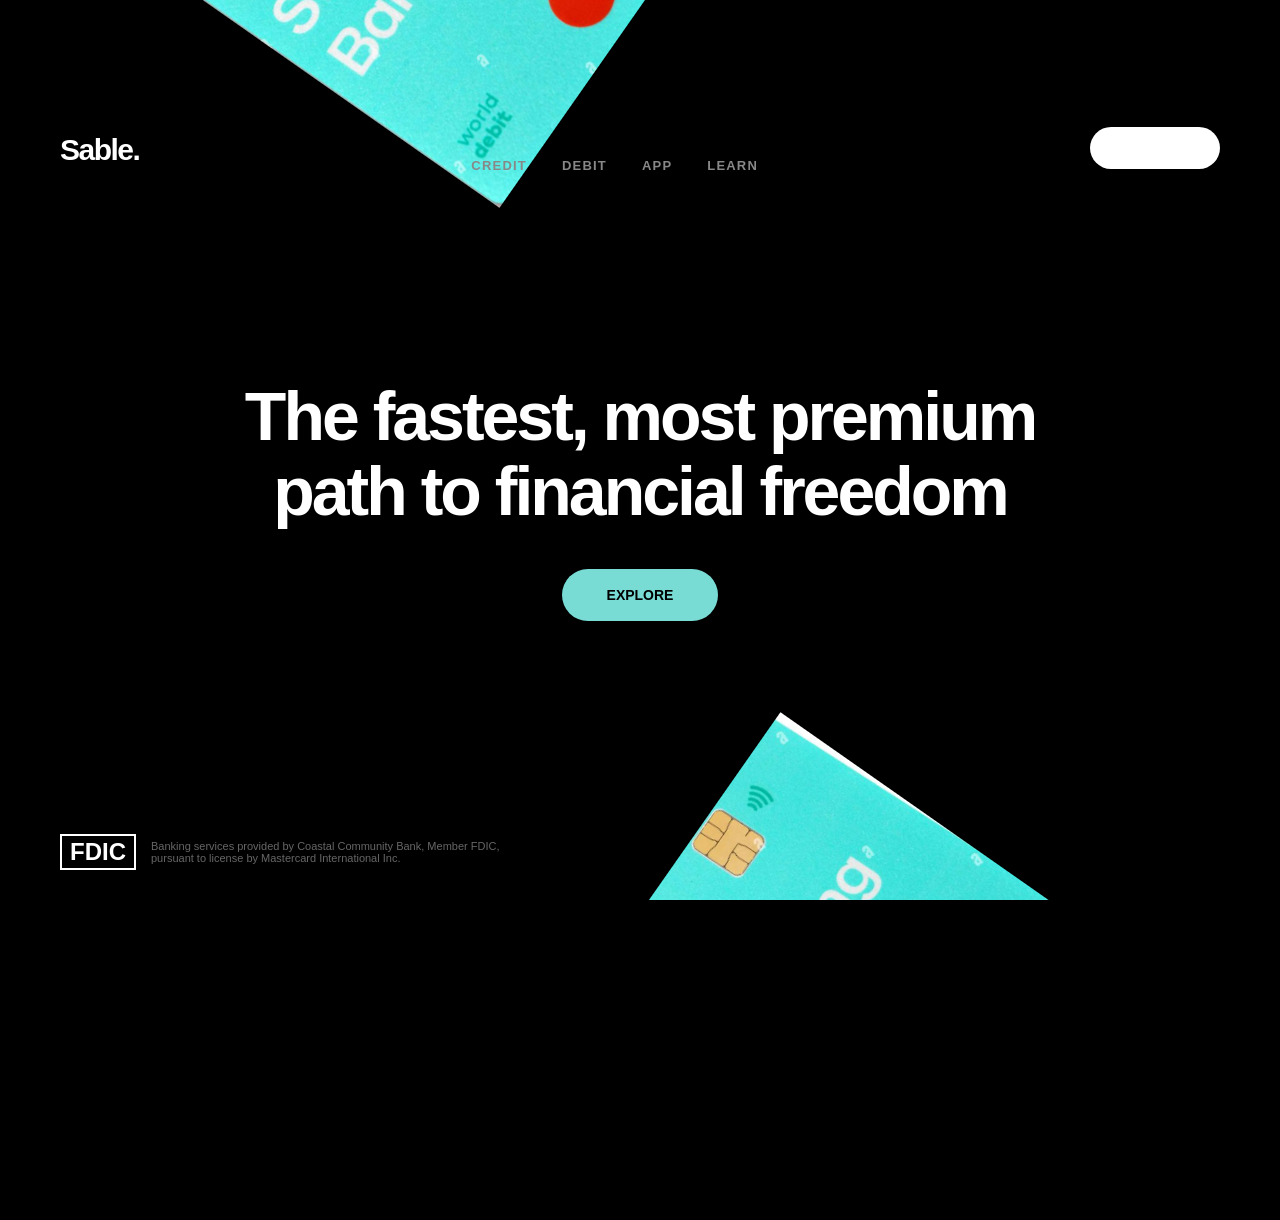
<file: index.html>
<!DOCTYPE html>
<html lang="en">
<head>
    <meta charset="UTF-8">
    <meta name="viewport" content="width=device-width, initial-scale=1.0">
    <title>Sable Clone</title>
    <link rel="stylesheet" href="card.css">
</head>
<body>
    <nav>
        <div class="logo">Sable.</div>
        <ul class="nav-links">
            <li><a href="#">CREDIT</a></li>
            <li><a href="#">DEBIT</a></li>
            <li><a href="#">APP</a></li>
            <li><a href="#">LEARN</a></li>
        </ul>
        <div class="nav-right">
            <button class="white-btn"></button> </div>
    </nav>

    <main class="hero">
        <div class="cards-container">
            <img src="card1.png" alt="Credit Card" class="card card-top">
            <img src="card2.png" alt="Debit Card" class="card card-bottom">
        </div>

        <section class="content">
            <h1>The fastest, most premium path to financial freedom</h1>
            <button class="explore-btn">EXPLORE</button>
        </section>
    </main>

    <footer>
        <div class="fdic-logo">FDIC</div>
        <p>Banking services provided by Coastal Community Bank, Member FDIC, pursuant to license by Mastercard International Inc.</p>
    </footer>
</body>
</html>
</file>
<file: card.css>
/* --- 1. Reset və Scroll-un ləğvi --- */
* {
    margin: 0;
    padding: 0;
    box-sizing: border-box;
    font-family: 'Inter', sans-serif;
}

body, html {
    background-color: #000;
    color: #fff;
    width: 100%;
    height: 100%;
    overflow: hidden; 
}

/* --- 2. Naviqasiya Paneli --- */
nav {
    display: flex;
    justify-content: space-between;
    align-items: center;
    padding: 30px 60px;
    height: 100px;
    top: 100px;
    position: relative;
    z-index: 100;
}

.logo {
    font-size: 30px;
    font-weight: 800;
    letter-spacing: -1.5px;
}

.nav-links {
    display: flex;
    list-style: none;
    gap: 35px;
    position: relative;
    top: 15px;
}

.nav-links a {
    text-decoration: none;
    color: #888;
    font-size: 13px;
    font-weight: 600;
    letter-spacing: 1.2px;
    transition: 0.3s;
}

.nav-links a:hover {
    color: #fff;
}

.white-btn {
    width: 130px;
    height: 42px;
    background-color: #fff;
    border-radius: 25px;
    border: none;
    cursor: pointer;
}

/* --- 3. Ana Məzmun (Hero) --- */
.hero {
    height: calc(100vh - 100px);
    width: 100%;
    display: flex;
    justify-content: center;
    align-items: center;
    position: relative;
}

.content {
    text-align: center;
    z-index: 10; 
    max-width: 850px;
}

.content h1 {
    font-size: 68px;
    line-height: 1.1;
    font-weight: 600;
    margin-bottom: 40px;
    letter-spacing: -3px;
}

.explore-btn {
    background-color: #78DCD5;
    color: #000;
    padding: 18px 45px;
    border-radius: 40px;
    border: none;
    font-weight: 700;
    font-size: 14px;
    cursor: pointer;
    text-transform: uppercase;
    transition: transform 0.2s;
}

.explore-btn:hover {
    transform: scale(1.05);
}

/* --- 4. Kartların Mövqeyi --- */
.cards-container {
    position: absolute;
    top: 0;
    left: 0;
    width: 100%;
    height: 100%;
    pointer-events: none; 
}

.card {
    position: absolute;
    width: 320px; 
    z-index: 1;    
    filter: drop-shadow(0 20px 50px rgba(0,0,0,0.6));
}

.card-top {
    top: -45%;
    left: 20%;
    transform: rotate(-55deg);
}

.card-bottom {
    bottom: -35%; 
    right: 20%;
    transform: rotate(-55deg);
}

/* --- 5. Footer --- */
footer {
    position: fixed;
    bottom: 30px;
    left: 60px;
    display: flex;
    align-items: center;
    gap: 15px;
    z-index: 10;
}

.fdic-logo {
    font-weight: 900;
    font-size: 24px;
    border: 2px solid #fff;
    padding: 2px 8px;
}

footer p {
    font-size: 11px;
    color: #666;
    max-width: 350px;
}

/* --- 6. RESPONSIVE DİZAYN (Mobil və Planşetlər üçün) --- */

@media (max-width: 1024px) {
    .content h1 {
        font-size: 50px;
    }
    .card {
        width: 250px;
    }
    nav {
        top: 0;
        padding: 20px 40px;
    }
}


@media (max-width: 768px) {
    body, html {
        overflow-x: hidden;
        overflow-y: auto;
    }

    nav {
        position: fixed;
        top: 0;
        left: 0;
        width: 100%;
        background-color: #000; /* Arxa fon tam qara edildi ki, scroll zamanı yazılar qarışmasın */
        /* backdrop-filter sildik ki, düyməni yuxarıda həbs etməsin */
        z-index: 1000;
        flex-direction: column;
        padding: 15px 20px;
        height: auto;
    }

    .nav-links {
        top: 0;
        flex-wrap: wrap;
        justify-content: center;
        gap: 20px;
    }

    /* --- Ağ düymə tamamilə sağ aşağı küncə kilidləndi --- */
    .nav-right {
        position: fixed !important; /* Mütləq ekrana sabitlənir */
        bottom: 30px !important;    /* Aşağıdan 30px məsafə */
        right: 30px !important;     /* Sağdan 30px məsafə */
        z-index: 9999;              /* Hər şeyin üstündə görünməsi üçün */
    }

    .white-btn {
        width: 100px;
        height: 38px;
        box-shadow: 0 4px 15px rgba(255, 255, 255, 0.2);
    }

    .hero {
        height: auto;
        min-height: 100vh;
        padding: 130px 20px 40px 20px;
    }

    .content h1 {
        font-size: 38px;
        letter-spacing: -1.5px;
        margin-bottom: 30px;
    }

    .card {
        width: 180px; 
    }

    .card-top {
        top: 5%;
        left: -15%;
    }

    .card-bottom {
        bottom: 15%;
        right: -15%;
    }

    footer {
        position: relative;
        bottom: auto;
        left: auto;
        flex-direction: column;
        text-align: center;
        padding: 20px;
        margin-top: 40px;
        margin-bottom: 80px; /* Düymə yazının üstünü örtməsin deyə böyüdüldü */
    }

    footer p {
        max-width: 100%;
    }
}
</file>
